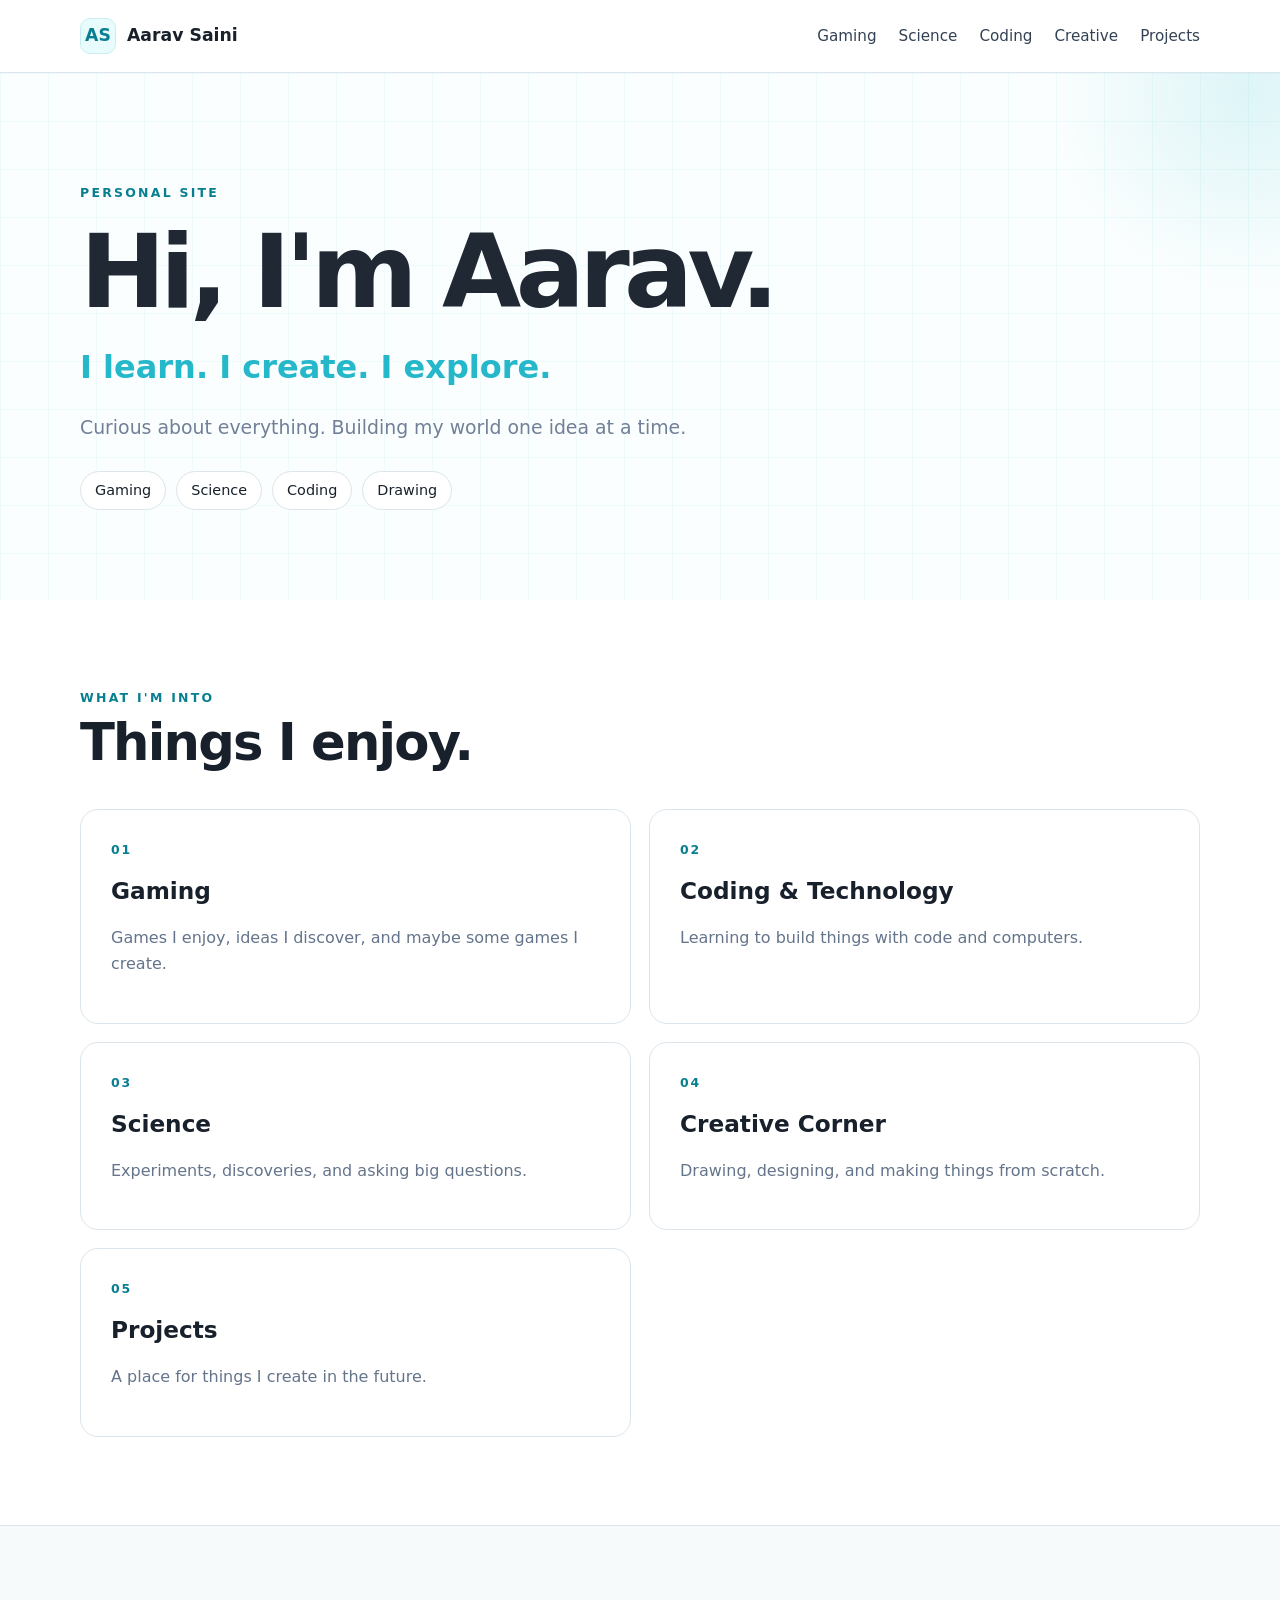
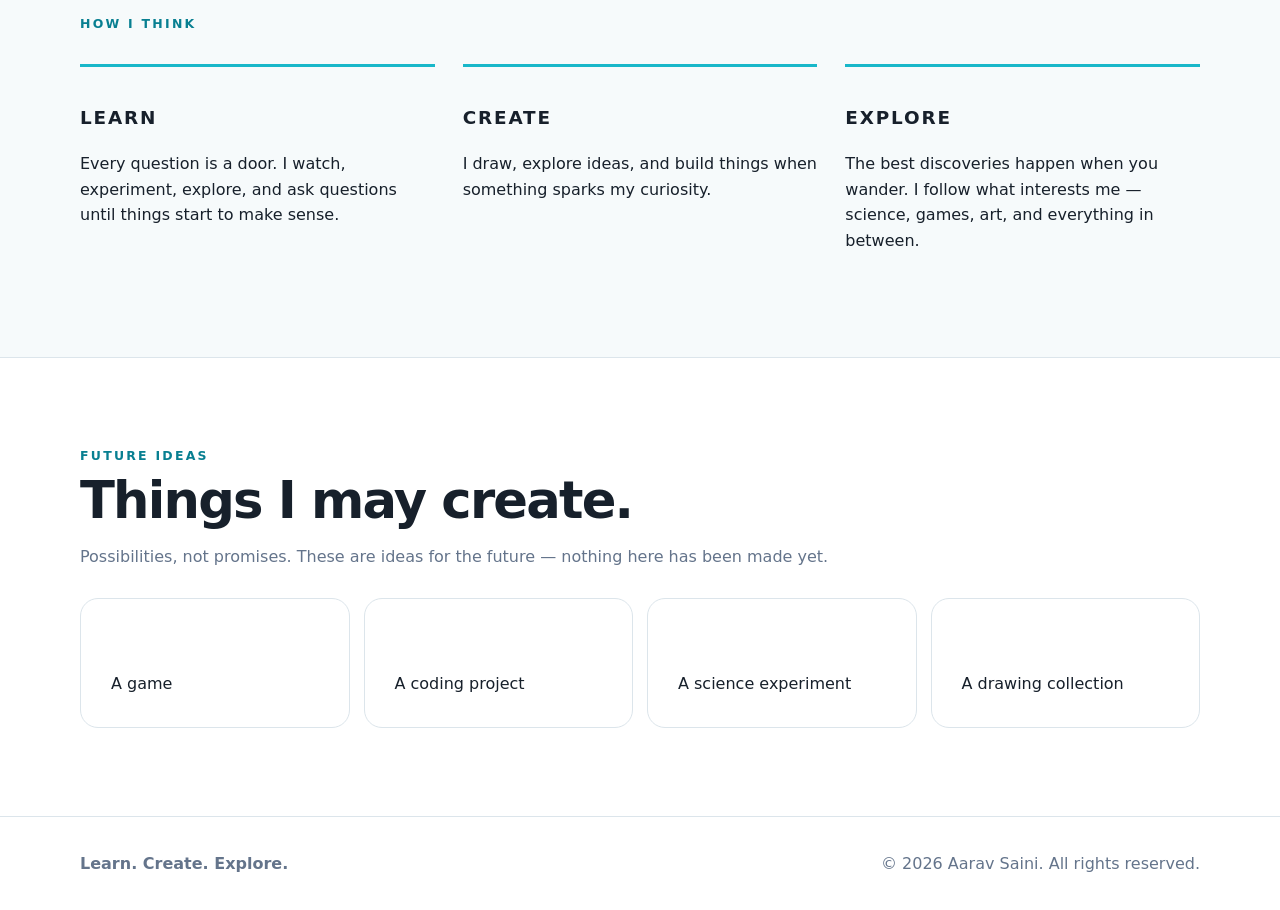
<file: index.html>
<!doctype html>
<html lang="en"><head><meta charset="utf-8"><meta name="viewport" content="width=device-width,initial-scale=1">
<title>Home — Aarav Saini</title><meta name="description" content="Aarav Saini — Learn. Create. Explore.">
<link rel="stylesheet" href="style.css"></head><body>
<header><div class="container nav"><a class="brand" href="index.html"><span class="logo">AS</span><span>Aarav Saini</span></a><nav><a href="gaming.html">Gaming</a><a href="science.html">Science</a><a href="coding.html">Coding</a><a href="creative.html">Creative</a><a href="projects.html">Projects</a></nav></div></header>
<main>
<section class="hero"><div class="container">
<div class="eyebrow">Personal site</div>
<h1>Hi, I'm Aarav.</h1>
<div class="tagline">I learn. I create. I explore.</div>
<p class="lead">Curious about everything. Building my world one idea at a time.</p>
<div class="tags"><span class="tag">Gaming</span><span class="tag">Science</span><span class="tag">Coding</span><span class="tag">Drawing</span></div>
</div></section>
<section><div class="container">
<div class="section-head"><div><div class="eyebrow">What I'm into</div><h2>Things I enjoy.</h2></div></div>
<div class="grid">
<a class="card" href="gaming.html"><div class="number">01</div><h3>Gaming</h3><p class="muted">Games I enjoy, ideas I discover, and maybe some games I create.</p></a>
<a class="card" href="coding.html"><div class="number">02</div><h3>Coding &amp; Technology</h3><p class="muted">Learning to build things with code and computers.</p></a>
<a class="card" href="science.html"><div class="number">03</div><h3>Science</h3><p class="muted">Experiments, discoveries, and asking big questions.</p></a>
<a class="card" href="creative.html"><div class="number">04</div><h3>Creative Corner</h3><p class="muted">Drawing, designing, and making things from scratch.</p></a>
<a class="card" href="projects.html"><div class="number">05</div><h3>Projects</h3><p class="muted">A place for things I create in the future.</p></a>
</div></div></section>
<section class="philosophy"><div class="container">
<div class="eyebrow">How I think</div><div class="three" style="margin-top:30px">
<div class="pillar"><h3>LEARN</h3><p>Every question is a door. I watch, experiment, explore, and ask questions until things start to make sense.</p></div>
<div class="pillar"><h3>CREATE</h3><p>I draw, explore ideas, and build things when something sparks my curiosity.</p></div>
<div class="pillar"><h3>EXPLORE</h3><p>The best discoveries happen when you wander. I follow what interests me — science, games, art, and everything in between.</p></div>
</div></div></section>
<section><div class="container">
<div class="eyebrow">Future ideas</div><h2>Things I may create.</h2>
<p class="muted">Possibilities, not promises. These are ideas for the future — nothing here has been made yet.</p>
<div class="future" style="margin-top:28px">
<div class="card">A game</div><div class="card">A coding project</div><div class="card">A science experiment</div><div class="card">A drawing collection</div>
</div></div></section>
</main>
<footer><div class="container footer-row"><strong>Learn. Create. Explore.</strong><span>© 2026 Aarav Saini. All rights reserved.</span></div></footer>
</body></html>
</file>
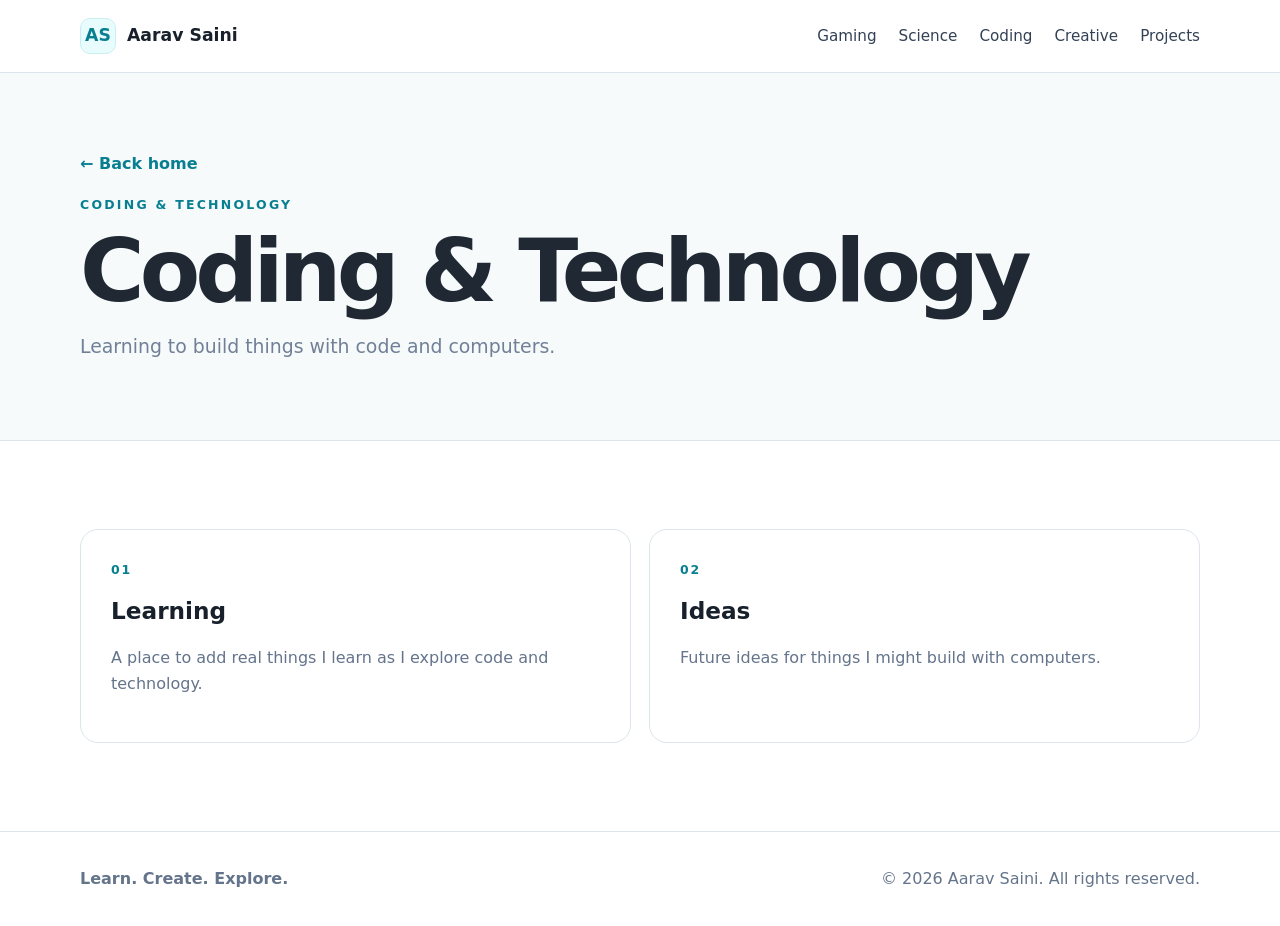
<file: coding.html>
<!doctype html>
<html lang="en"><head><meta charset="utf-8"><meta name="viewport" content="width=device-width,initial-scale=1">
<title>Coding & Technology — Aarav Saini</title><meta name="description" content="Aarav Saini — Learn. Create. Explore.">
<link rel="stylesheet" href="style.css"></head><body>
<header><div class="container nav"><a class="brand" href="index.html"><span class="logo">AS</span><span>Aarav Saini</span></a><nav><a href="gaming.html">Gaming</a><a href="science.html">Science</a><a href="coding.html">Coding</a><a href="creative.html">Creative</a><a href="projects.html">Projects</a></nav></div></header>
<main><section class="page-hero"><div class="container"><a class="back" href="index.html">← Back home</a><div class="eyebrow">Coding & Technology</div><h1>Coding & Technology</h1><p class="lead">Learning to build things with code and computers.</p></div></section>
<section><div class="container"><div class="grid"><div class="card"><div class="number">01</div><h3>Learning</h3><p class="muted">A place to add real things I learn as I explore code and technology.</p></div><div class="card"><div class="number">02</div><h3>Ideas</h3><p class="muted">Future ideas for things I might build with computers.</p></div></div></div></section></main>
<footer><div class="container footer-row"><strong>Learn. Create. Explore.</strong><span>© 2026 Aarav Saini. All rights reserved.</span></div></footer>
</body></html>
</file>
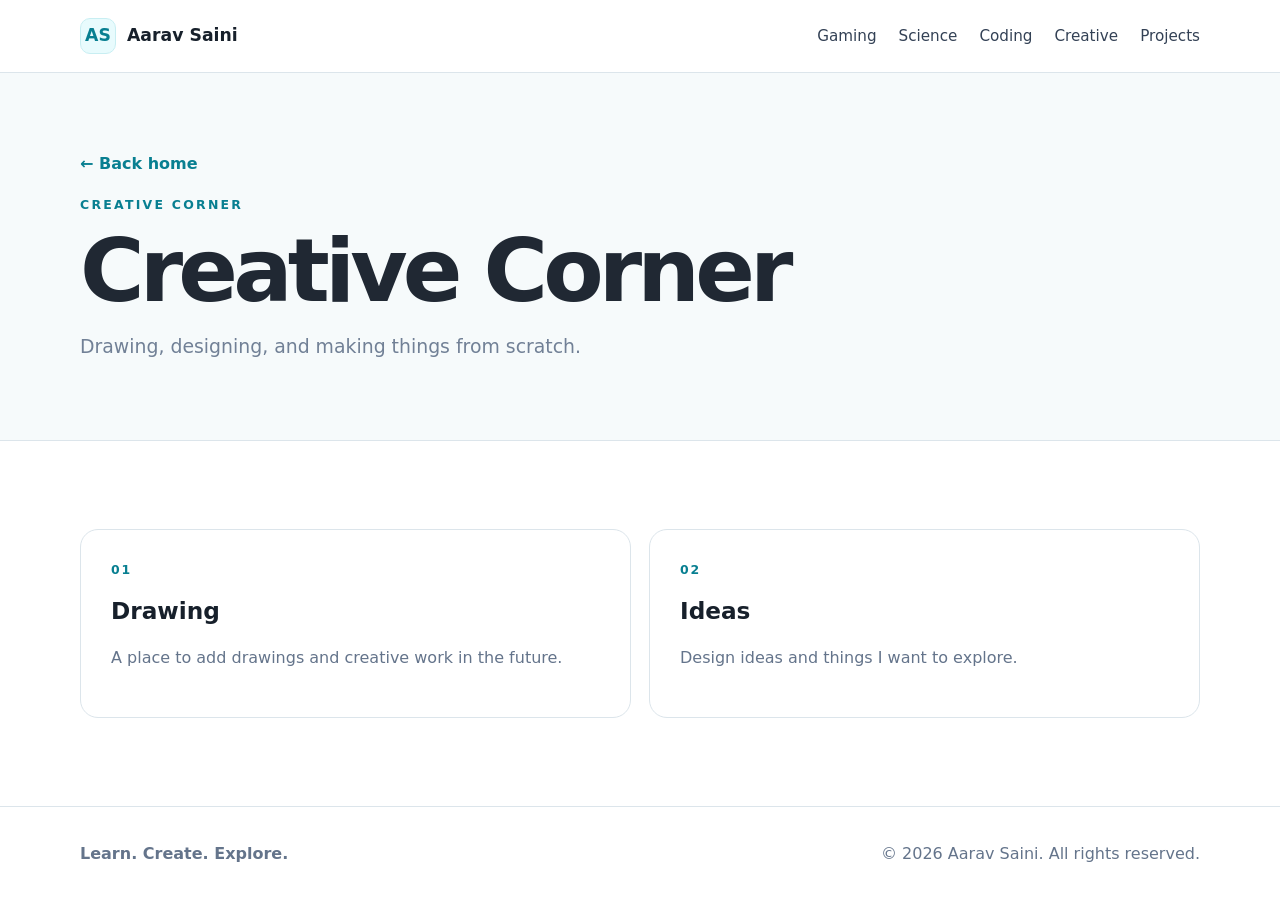
<file: creative.html>
<!doctype html>
<html lang="en"><head><meta charset="utf-8"><meta name="viewport" content="width=device-width,initial-scale=1">
<title>Creative Corner — Aarav Saini</title><meta name="description" content="Aarav Saini — Learn. Create. Explore.">
<link rel="stylesheet" href="style.css"></head><body>
<header><div class="container nav"><a class="brand" href="index.html"><span class="logo">AS</span><span>Aarav Saini</span></a><nav><a href="gaming.html">Gaming</a><a href="science.html">Science</a><a href="coding.html">Coding</a><a href="creative.html">Creative</a><a href="projects.html">Projects</a></nav></div></header>
<main><section class="page-hero"><div class="container"><a class="back" href="index.html">← Back home</a><div class="eyebrow">Creative Corner</div><h1>Creative Corner</h1><p class="lead">Drawing, designing, and making things from scratch.</p></div></section>
<section><div class="container"><div class="grid"><div class="card"><div class="number">01</div><h3>Drawing</h3><p class="muted">A place to add drawings and creative work in the future.</p></div><div class="card"><div class="number">02</div><h3>Ideas</h3><p class="muted">Design ideas and things I want to explore.</p></div></div></div></section></main>
<footer><div class="container footer-row"><strong>Learn. Create. Explore.</strong><span>© 2026 Aarav Saini. All rights reserved.</span></div></footer>
</body></html>
</file>
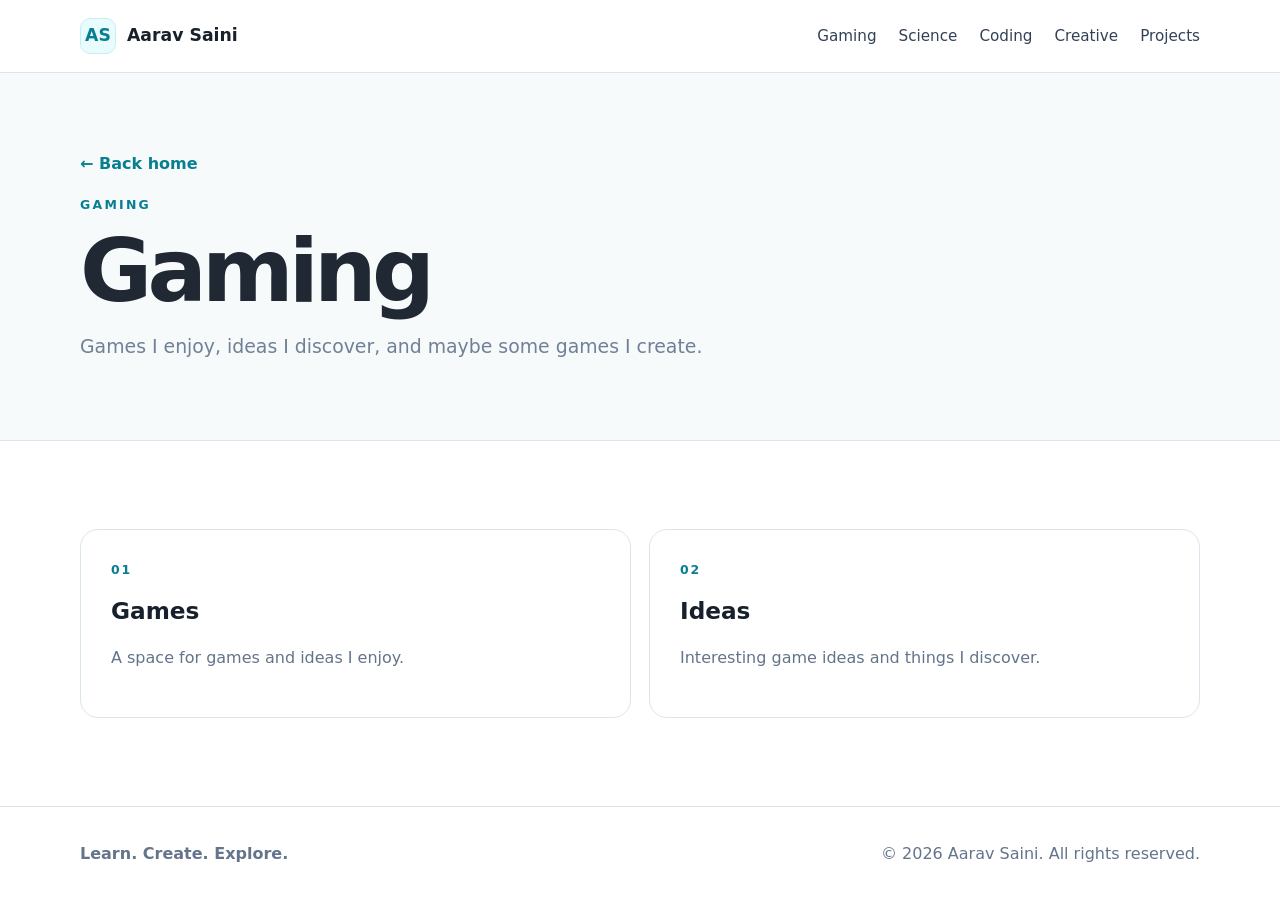
<file: gaming.html>
<!doctype html>
<html lang="en"><head><meta charset="utf-8"><meta name="viewport" content="width=device-width,initial-scale=1">
<title>Gaming — Aarav Saini</title><meta name="description" content="Aarav Saini — Learn. Create. Explore.">
<link rel="stylesheet" href="style.css"></head><body>
<header><div class="container nav"><a class="brand" href="index.html"><span class="logo">AS</span><span>Aarav Saini</span></a><nav><a href="gaming.html">Gaming</a><a href="science.html">Science</a><a href="coding.html">Coding</a><a href="creative.html">Creative</a><a href="projects.html">Projects</a></nav></div></header>
<main><section class="page-hero"><div class="container"><a class="back" href="index.html">← Back home</a><div class="eyebrow">Gaming</div><h1>Gaming</h1><p class="lead">Games I enjoy, ideas I discover, and maybe some games I create.</p></div></section>
<section><div class="container"><div class="grid"><div class="card"><div class="number">01</div><h3>Games</h3><p class="muted">A space for games and ideas I enjoy.</p></div><div class="card"><div class="number">02</div><h3>Ideas</h3><p class="muted">Interesting game ideas and things I discover.</p></div></div></div></section></main>
<footer><div class="container footer-row"><strong>Learn. Create. Explore.</strong><span>© 2026 Aarav Saini. All rights reserved.</span></div></footer>
</body></html>
</file>
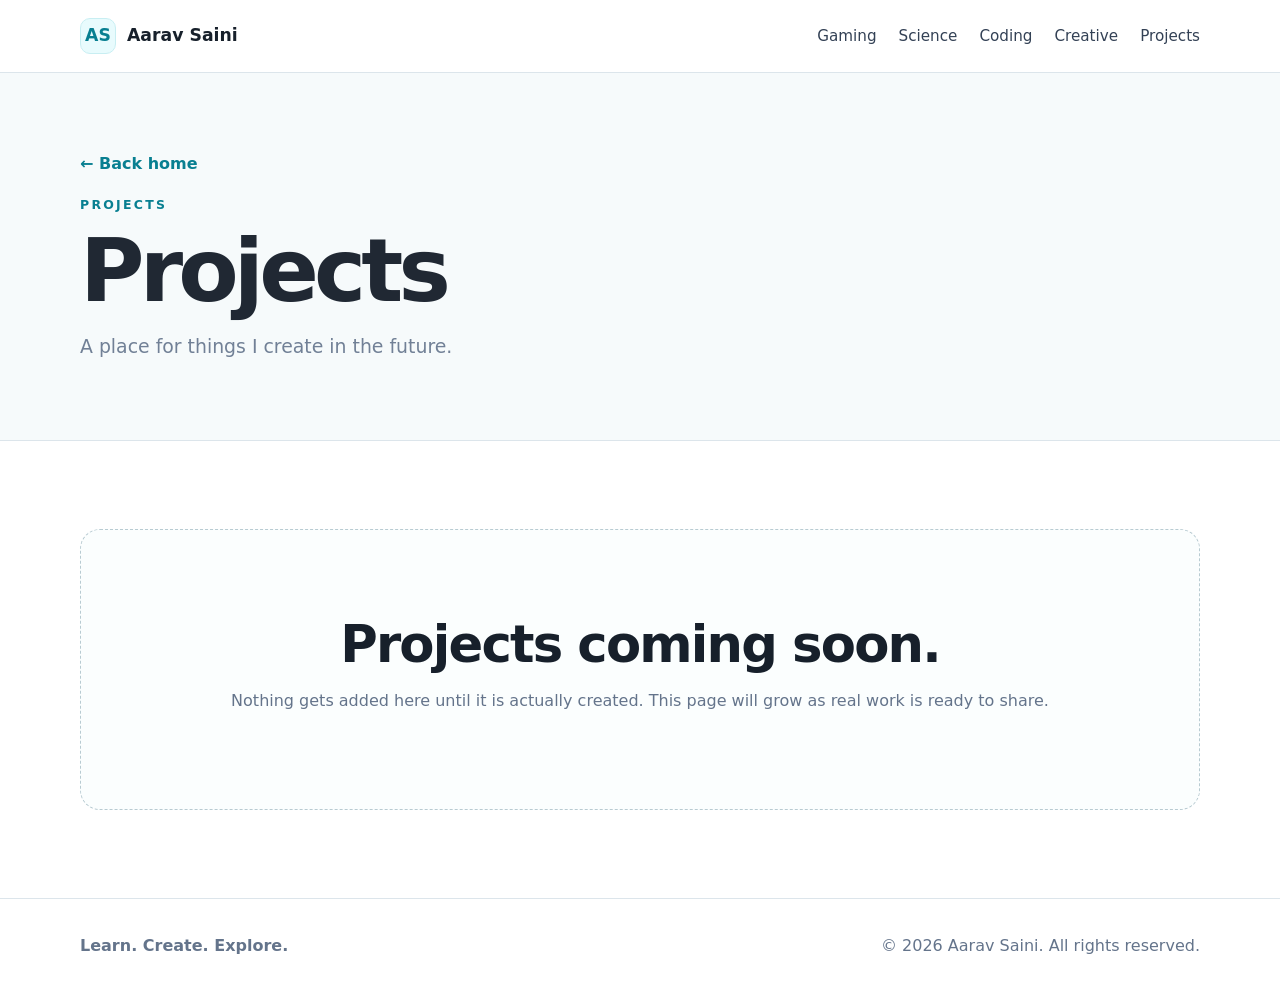
<file: projects.html>
<!doctype html>
<html lang="en"><head><meta charset="utf-8"><meta name="viewport" content="width=device-width,initial-scale=1">
<title>Projects — Aarav Saini</title><meta name="description" content="Aarav Saini — Learn. Create. Explore.">
<link rel="stylesheet" href="style.css"></head><body>
<header><div class="container nav"><a class="brand" href="index.html"><span class="logo">AS</span><span>Aarav Saini</span></a><nav><a href="gaming.html">Gaming</a><a href="science.html">Science</a><a href="coding.html">Coding</a><a href="creative.html">Creative</a><a href="projects.html">Projects</a></nav></div></header>
<main><section class="page-hero"><div class="container"><a class="back" href="index.html">← Back home</a><div class="eyebrow">Projects</div><h1>Projects</h1><p class="lead">A place for things I create in the future.</p></div></section>
<section><div class="container"><div class="placeholder"><h2>Projects coming soon.</h2><p class="muted">Nothing gets added here until it is actually created. This page will grow as real work is ready to share.</p></div></div></section></main>
<footer><div class="container footer-row"><strong>Learn. Create. Explore.</strong><span>© 2026 Aarav Saini. All rights reserved.</span></div></footer>
</body></html>
</file>
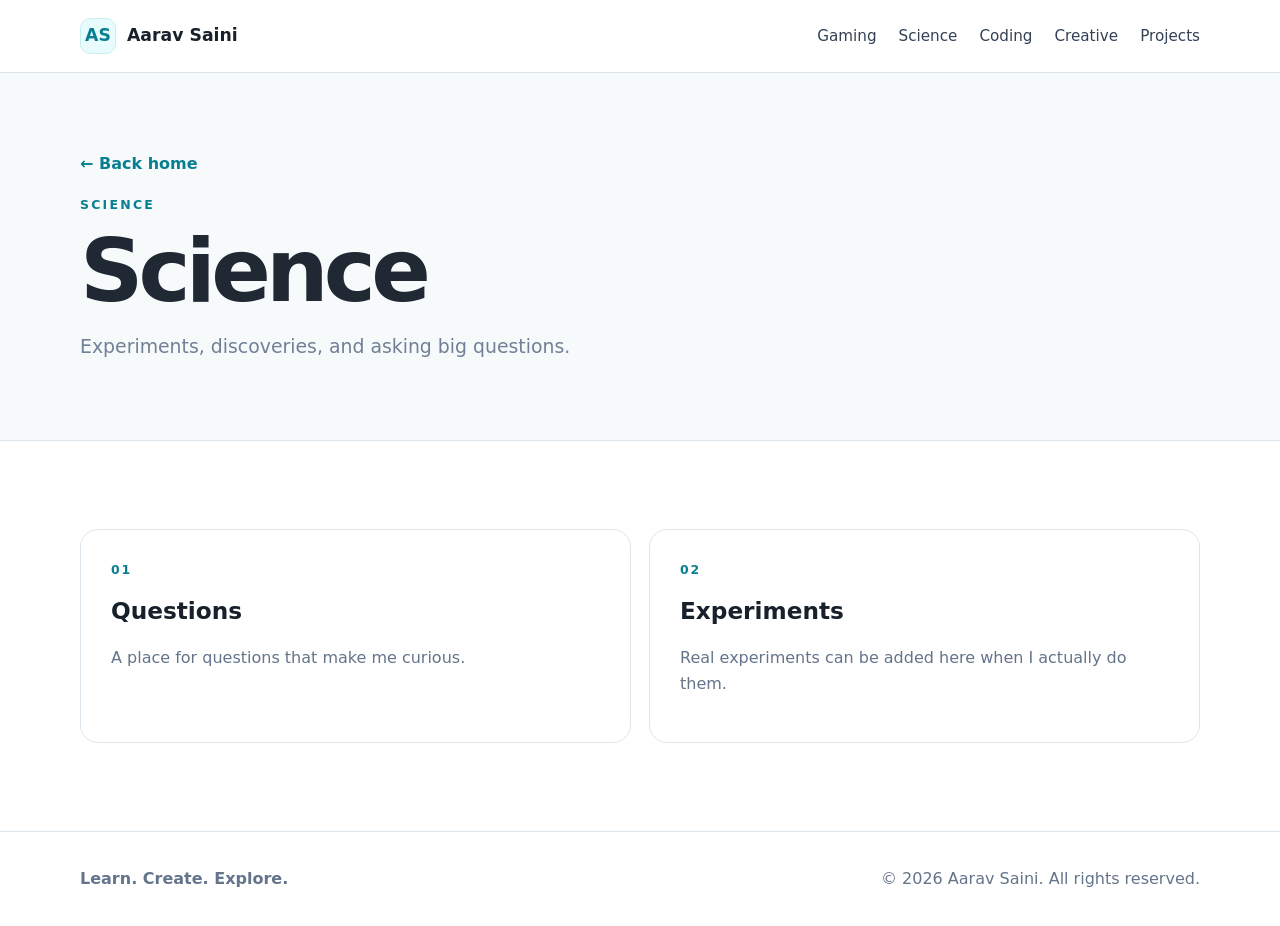
<file: science.html>
<!doctype html>
<html lang="en"><head><meta charset="utf-8"><meta name="viewport" content="width=device-width,initial-scale=1">
<title>Science — Aarav Saini</title><meta name="description" content="Aarav Saini — Learn. Create. Explore.">
<link rel="stylesheet" href="style.css"></head><body>
<header><div class="container nav"><a class="brand" href="index.html"><span class="logo">AS</span><span>Aarav Saini</span></a><nav><a href="gaming.html">Gaming</a><a href="science.html">Science</a><a href="coding.html">Coding</a><a href="creative.html">Creative</a><a href="projects.html">Projects</a></nav></div></header>
<main><section class="page-hero"><div class="container"><a class="back" href="index.html">← Back home</a><div class="eyebrow">Science</div><h1>Science</h1><p class="lead">Experiments, discoveries, and asking big questions.</p></div></section>
<section><div class="container"><div class="grid"><div class="card"><div class="number">01</div><h3>Questions</h3><p class="muted">A place for questions that make me curious.</p></div><div class="card"><div class="number">02</div><h3>Experiments</h3><p class="muted">Real experiments can be added here when I actually do them.</p></div></div></div></section></main>
<footer><div class="container footer-row"><strong>Learn. Create. Explore.</strong><span>© 2026 Aarav Saini. All rights reserved.</span></div></footer>
</body></html>
</file>
<file: style.css>
:root{
  --ink:#17202b;
  --muted:#64748b;
  --line:#dce5eb;
  --surface:#ffffff;
  --subtle:#f6fafb;
  --teal:#18b7c9;
  --teal-dark:#087f91;
  --max:1120px;
}
*{box-sizing:border-box}
html{scroll-behavior:smooth}
body{margin:0;font-family:Inter,system-ui,-apple-system,BlinkMacSystemFont,"Segoe UI",sans-serif;color:var(--ink);background:var(--surface);line-height:1.6}
a{color:inherit;text-decoration:none}
.container{width:min(var(--max),calc(100% - 40px));margin:auto}
header{position:sticky;top:0;z-index:10;background:rgba(255,255,255,.94);backdrop-filter:blur(10px);border-bottom:1px solid var(--line)}
.nav{height:72px;display:flex;align-items:center;justify-content:space-between;gap:24px}
.brand{display:flex;align-items:center;gap:11px;font-weight:800;font-size:1.08rem}
.logo{width:36px;height:36px;border-radius:10px;display:grid;place-items:center;background:#e8fbfd;color:var(--teal-dark);font-weight:900;border:1px solid #c8eef2}
nav{display:flex;gap:22px;flex-wrap:wrap}
nav a{font-size:.95rem;color:#334155}
nav a:hover{color:var(--teal-dark)}
.hero{position:relative;overflow:hidden;padding:110px 0 90px;background:
linear-gradient(rgba(24,183,201,.055) 1px,transparent 1px),
linear-gradient(90deg,rgba(24,183,201,.055) 1px,transparent 1px),
#fbfefe;background-size:48px 48px}
.hero:after{content:"";position:absolute;width:420px;height:420px;right:-180px;top:-190px;background:radial-gradient(circle,rgba(24,183,201,.13),transparent 68%);pointer-events:none}
.eyebrow{color:var(--teal-dark);font-size:.78rem;letter-spacing:.18em;text-transform:uppercase;font-weight:800}
h1{font-size:clamp(3.2rem,8vw,6.5rem);line-height:.95;letter-spacing:-.055em;margin:20px 0;color:#202833}
.tagline{font-size:clamp(1.35rem,3vw,2rem);font-weight:700;color:#24b8ca;margin:22px 0 12px}
.lead{font-size:1.18rem;color:#718096;max-width:700px}
.tags{display:flex;gap:10px;flex-wrap:wrap;margin-top:28px}
.tag{padding:7px 14px;border:1px solid var(--line);border-radius:999px;background:#fff;font-size:.9rem}
section{padding:88px 0}
.section-head{display:flex;justify-content:space-between;align-items:end;gap:24px;margin-bottom:32px}
h2{font-size:clamp(2rem,4vw,3.2rem);line-height:1.05;letter-spacing:-.035em;margin:8px 0}
.muted{color:var(--muted)}
.grid{display:grid;grid-template-columns:repeat(2,1fr);gap:18px}
.card{padding:30px;background:#fff;border:1px solid var(--line);border-radius:18px;transition:.2s}
.card:hover{transform:translateY(-3px);border-color:#a9dfe5;box-shadow:0 14px 35px rgba(15,45,60,.08)}
.number{font-size:.78rem;color:var(--teal-dark);font-weight:800;letter-spacing:.15em}
.card h3{font-size:1.45rem;margin:12px 0 8px}
.philosophy{background:var(--subtle);border-top:1px solid var(--line);border-bottom:1px solid var(--line)}
.three{display:grid;grid-template-columns:repeat(3,1fr);gap:28px}
.pillar{border-top:3px solid var(--teal);padding-top:18px}
.pillar h3{font-size:1.15rem;letter-spacing:.1em}
.future{display:grid;grid-template-columns:repeat(4,1fr);gap:14px}
.future .card{min-height:130px;display:flex;align-items:flex-end}
.note{margin-top:18px;color:var(--muted);font-size:.95rem}
.page-hero{padding:78px 0 60px;background:var(--subtle);border-bottom:1px solid var(--line)}
.page-hero h1{font-size:clamp(3rem,7vw,5.5rem);margin:14px 0}
.back{display:inline-block;color:var(--teal-dark);font-weight:700;margin-bottom:18px}
.placeholder{text-align:center;padding:80px 30px;border:1px dashed #b8cbd2;border-radius:20px;background:#fbfefe}
footer{padding:34px 0;border-top:1px solid var(--line);color:#64748b}
.footer-row{display:flex;justify-content:space-between;gap:20px;flex-wrap:wrap}
@media(max-width:760px){
  .nav{height:auto;padding:16px 0;align-items:flex-start;flex-direction:column}
  nav{gap:12px}
  .hero{padding:75px 0 65px}
  section{padding:65px 0}
  .grid,.three,.future{grid-template-columns:1fr}
  .container{width:min(var(--max),calc(100% - 28px))}
}
</file>
